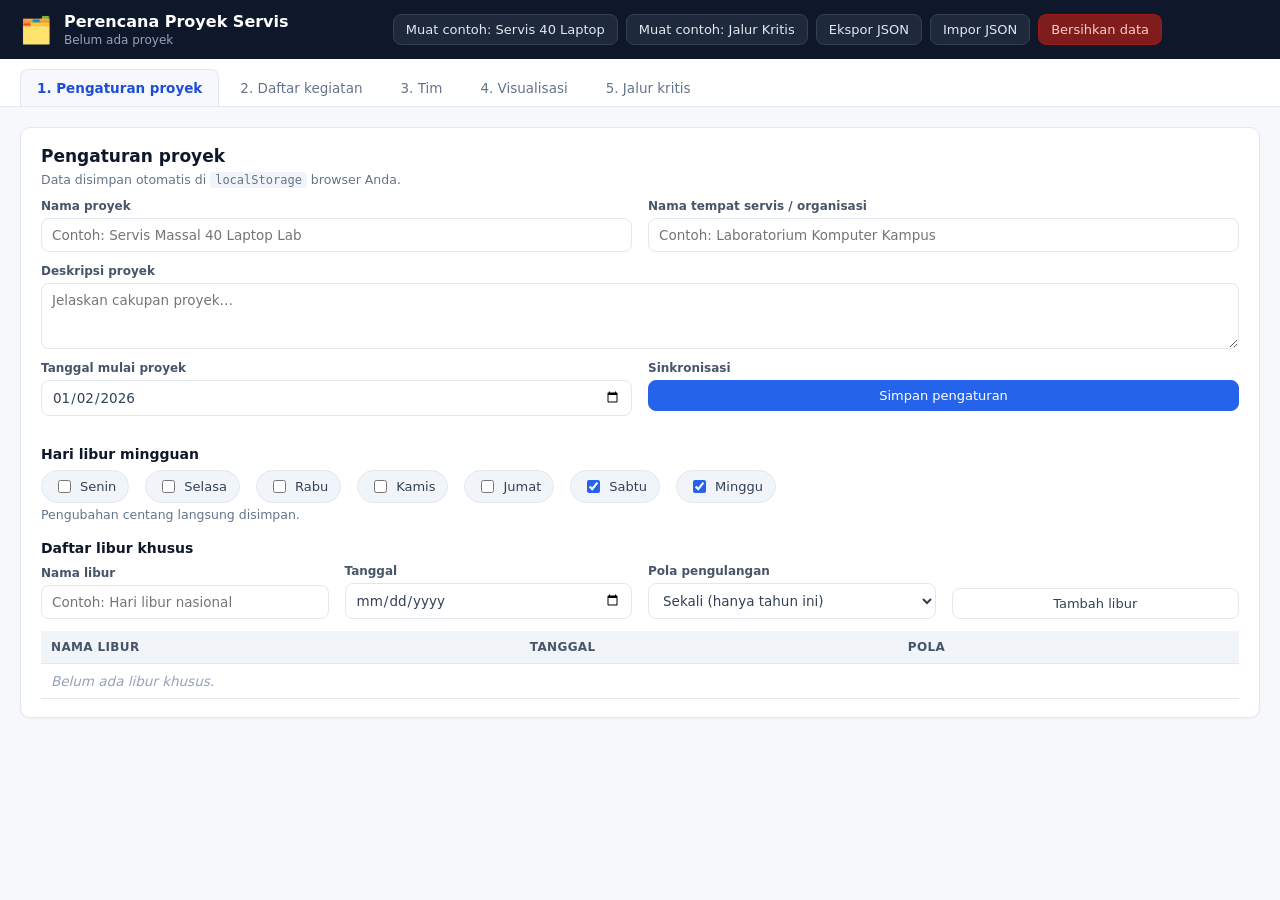
<file: index.html>
<!DOCTYPE html>
<html lang="id">
<head>
<meta charset="utf-8">
<meta name="viewport" content="width=device-width, initial-scale=1">
<title>Perencana Proyek Servis — Alat Perencanaan Proyek</title>
<link rel="stylesheet" href="css/style.css">
</head>
<body>

<header class="topbar">
  <div class="brand">
    <span class="logo">🗂️</span>
    <div>
      <strong>Perencana Proyek Servis</strong>
      <span class="sub" id="judulProyek">Belum ada proyek</span>
    </div>
  </div>
  <div class="aksi">
    <button type="button" class="btn" id="btnContohA">Muat contoh: Servis 40 Laptop</button>
    <button type="button" class="btn" id="btnContohB">Muat contoh: Jalur Kritis</button>
    <button type="button" class="btn" id="btnEkspor">Ekspor JSON</button>
    <label class="btn label-btn" for="inpImpor">Impor JSON</label>
    <input type="file" id="inpImpor" accept="application/json,.json" hidden>
    <button type="button" class="btn btn-bahaya" id="btnReset">Bersihkan data</button>
    <span class="status-simpan" id="statusSimpan"></span>
  </div>
</header>

<nav class="tab-bar" id="tabBar">
  <button type="button" class="tab-btn aktif" data-tab="pengaturan">1. Pengaturan proyek</button>
  <button type="button" class="tab-btn" data-tab="kegiatan">2. Daftar kegiatan</button>
  <button type="button" class="tab-btn" data-tab="tim">3. Tim</button>
  <button type="button" class="tab-btn" data-tab="visual">4. Visualisasi</button>
  <button type="button" class="tab-btn" data-tab="jalur">5. Jalur kritis</button>
</nav>

<main>

  <!-- ============ 1. PENGATURAN PROYEK ============ -->
  <section class="tab-isi aktif" id="tab-pengaturan">
    <div class="kartu">
      <h2>Pengaturan proyek</h2>
      <p class="petunjuk">Data disimpan otomatis di <code>localStorage</code> browser Anda.</p>

      <div class="grid-dua">
        <label class="field">
          <span>Nama proyek</span>
          <input type="text" id="setNama" placeholder="Contoh: Servis Massal 40 Laptop Lab">
        </label>
        <label class="field">
          <span>Nama tempat servis / organisasi</span>
          <input type="text" id="setOrganisasi" placeholder="Contoh: Laboratorium Komputer Kampus">
        </label>
      </div>

      <label class="field">
        <span>Deskripsi proyek</span>
        <textarea id="setDeskripsi" rows="3" placeholder="Jelaskan cakupan proyek…"></textarea>
      </label>

      <div class="grid-dua">
        <label class="field">
          <span>Tanggal mulai proyek</span>
          <input type="date" id="setMulai">
        </label>
        <div class="field">
          <span>Sinkronisasi</span>
          <button type="button" class="btn btn-utama" id="btnSimpanPengaturan">Simpan pengaturan</button>
        </div>
      </div>

      <h3>Hari libur mingguan</h3>
      <div class="hari-libur" id="liburMingguan">
        <label><input type="checkbox" value="1"> Senin</label>
        <label><input type="checkbox" value="2"> Selasa</label>
        <label><input type="checkbox" value="3"> Rabu</label>
        <label><input type="checkbox" value="4"> Kamis</label>
        <label><input type="checkbox" value="5"> Jumat</label>
        <label><input type="checkbox" value="6"> Sabtu</label>
        <label><input type="checkbox" value="0"> Minggu</label>
      </div>
      <p class="petunjuk">Pengubahan centang langsung disimpan.</p>

      <h3>Daftar libur khusus</h3>
      <div class="grid-empat">
        <label class="field">
          <span>Nama libur</span>
          <input type="text" id="liburNama" placeholder="Contoh: Hari libur nasional">
        </label>
        <label class="field">
          <span>Tanggal</span>
          <input type="date" id="liburTanggal">
        </label>
        <label class="field">
          <span>Pola pengulangan</span>
          <select id="liburPola">
            <option value="sekali">Sekali (hanya tahun ini)</option>
            <option value="tahunan">Berulang setiap tahun</option>
            <option value="bulanan">Berulang setiap bulan</option>
          </select>
        </label>
        <div class="field">
          <span>&nbsp;</span>
          <button type="button" class="btn" id="btnTambahLibur">Tambah libur</button>
        </div>
      </div>

      <table class="tabel">
        <thead>
          <tr><th>Nama libur</th><th>Tanggal</th><th>Pola</th><th></th></tr>
        </thead>
        <tbody id="tabelLibur"></tbody>
      </table>
    </div>
  </section>

  <!-- ============ 2. DAFTAR KEGIATAN ============ -->
  <section class="tab-isi" id="tab-kegiatan">
    <div class="kartu">
      <h2 id="judulFormKegiatan">Tambah kegiatan</h2>
      <form id="formKegiatan">
        <input type="hidden" id="kegId">
        <div class="grid-empat">
          <label class="field field-besar">
            <span>Nama kegiatan</span>
            <input type="text" id="kegNama" placeholder="Contoh: Pemeriksaan &amp; Diagnosis Awal" required>
          </label>
          <label class="field">
            <span>Durasi (hari kerja)</span>
            <input type="number" id="kegDurasi" min="1" step="1" value="1" required>
          </label>
          <label class="field">
            <span>Warna</span>
            <input type="color" id="kegWarna" value="#3b82f6">
          </label>
          <label class="field">
            <span>Sub-kegiatan dari (induk)</span>
            <select id="kegInduk"><option value="">— kegiatan utama —</option></select>
          </label>
        </div>

        <h3>Hubungan / dependensi kegiatan</h3>
        <div class="grid-empat">
          <label class="field">
            <span>Didahului oleh kegiatan</span>
            <select id="depKegiatan"><option value="">— pilih kegiatan —</option></select>
          </label>
          <label class="field">
            <span>Tipe hubungan</span>
            <select id="depTipe">
              <option value="FS">FS — Finish to Start (mulai setelah selesai)</option>
              <option value="SS">SS — Start to Start (mulai bersamaan)</option>
              <option value="FF">FF — Finish to Finish (selesai bersamaan)</option>
              <option value="SF">SF — Start to Finish (selesai setelah mulai)</option>
            </select>
          </label>
          <label class="field">
            <span>Jeda (hari kerja)</span>
            <input type="number" id="depJeda" min="0" step="1" value="0">
          </label>
          <div class="field">
            <span>&nbsp;</span>
            <button type="button" class="btn" id="btnTambahDep">Tambah hubungan</button>
          </div>
        </div>
        <ul class="daftar-dep" id="daftarDep"></ul>

        <div class="baris-aksi">
          <button type="submit" class="btn btn-utama" id="btnSimpanKegiatan">Tambah kegiatan</button>
          <button type="button" class="btn" id="btnBatalKegiatan" hidden>Batal ubah</button>
        </div>
      </form>
    </div>

    <div class="kartu">
      <h2>Daftar kegiatan</h2>
      <p class="petunjuk" id="ringkasKegiatan"></p>
      <table class="tabel">
        <thead>
          <tr>
            <th>Kegiatan</th><th class="kanan">Durasi</th><th>Warna</th>
            <th>Didahului oleh</th><th>Aksi</th>
          </tr>
        </thead>
        <tbody id="tabelKegiatan"></tbody>
      </table>
    </div>
  </section>

  <!-- ============ 3. TIM ============ -->
  <section class="tab-isi" id="tab-tim">
    <div class="kartu">
      <h2 id="judulFormAnggota">Tambah anggota tim</h2>
      <form id="formAnggota">
        <input type="hidden" id="angId">
        <div class="grid-empat">
          <label class="field field-besar">
            <span>Nama anggota</span>
            <input type="text" id="angNama" placeholder="Contoh: Andi Pratama" required>
          </label>
          <label class="field">
            <span>Peran</span>
            <select id="angPeran"></select>
          </label>
          <label class="field">
            <span>Kontak (HP/email)</span>
            <input type="text" id="angKontak" placeholder="0812-xxxx-xxxx">
          </label>
          <label class="field">
            <span>Libur pribadi (pisahkan dengan koma)</span>
            <input type="text" id="angLibur" placeholder="2026-07-10, 2026-07-17">
          </label>
        </div>
        <div class="baris-aksi">
          <button type="submit" class="btn btn-utama" id="btnSimpanAnggota">Tambah anggota</button>
          <button type="button" class="btn" id="btnBatalAnggota" hidden>Batal ubah</button>
        </div>
      </form>
      <table class="tabel">
        <thead>
          <tr><th>Nama</th><th>Peran</th><th>Kontak</th><th>Libur pribadi</th><th>Aksi</th></tr>
        </thead>
        <tbody id="tabelAnggota"></tbody>
      </table>
    </div>

    <div class="kartu">
      <h2>Penugasan anggota ke kegiatan</h2>
      <div class="grid-empat">
        <label class="field">
          <span>Kegiatan</span>
          <select id="pasKegiatan"></select>
        </label>
        <label class="field">
          <span>Anggota</span>
          <select id="pasAnggota"></select>
        </label>
        <div class="field">
          <span>&nbsp;</span>
          <button type="button" class="btn" id="btnTambahPas">Tugaskan</button>
        </div>
        <div></div>
      </div>
      <table class="tabel">
        <thead>
          <tr><th>Kegiatan</th><th>Anggota</th><th>Peran</th><th>Kontak</th><th></th></tr>
        </thead>
        <tbody id="tabelPenugasan"></tbody>
      </table>
    </div>
  </section>

  <!-- ============ 4. VISUALISASI ============ -->
  <section class="tab-isi" id="tab-visual">
    <div class="kartu">
      <div class="baris-atas">
        <h2>Visualisasi</h2>
        <div class="pilih-mode">
          <button type="button" class="btn btn-utama" data-mode="gantt">Diagram Gantt</button>
          <button type="button" class="btn" data-mode="pert">Diagram PERT</button>
          <button type="button" class="btn" data-mode="jaringan">Diagram jaringan</button>
        </div>
      </div>
      <p class="petunjuk" id="keteranganVisual"></p>
      <div id="areaVisual"></div>
    </div>
  </section>

  <!-- ============ 5. JALUR KRITIS ============ -->
  <section class="tab-isi" id="tab-jalur">
    <div class="kartu">
      <h2>Jalur kritis &amp; estimasi lama proyek</h2>
      <div class="kartu-ringkas" id="ringkasJalur"></div>
      <table class="tabel">
        <thead>
          <tr>
            <th class="kanan">No.</th>
            <th>Jalur (kegiatan awal → akhir)</th>
            <th class="kanan">Jumlah kegiatan</th>
            <th class="kanan">Total durasi (hari kerja)</th>
            <th class="kanan">Total jeda</th>
            <th>Status</th>
          </tr>
        </thead>
        <tbody id="tabelJalur"></tbody>
      </table>
      <p class="petunjuk" id="catatanJalur"></p>
      <h3>Kegiatan pada jalur kritis (lonjakan total = 0)</h3>
      <div id="daftarKritis"></div>
    </div>
  </section>

</main>

<div id="toast" class="toast" hidden></div>

<script src="js/schedule.js"></script>
<script src="js/samples.js"></script>
<script src="js/storage.js"></script>
<script src="js/app.js"></script>
</body>
</html>
</file>
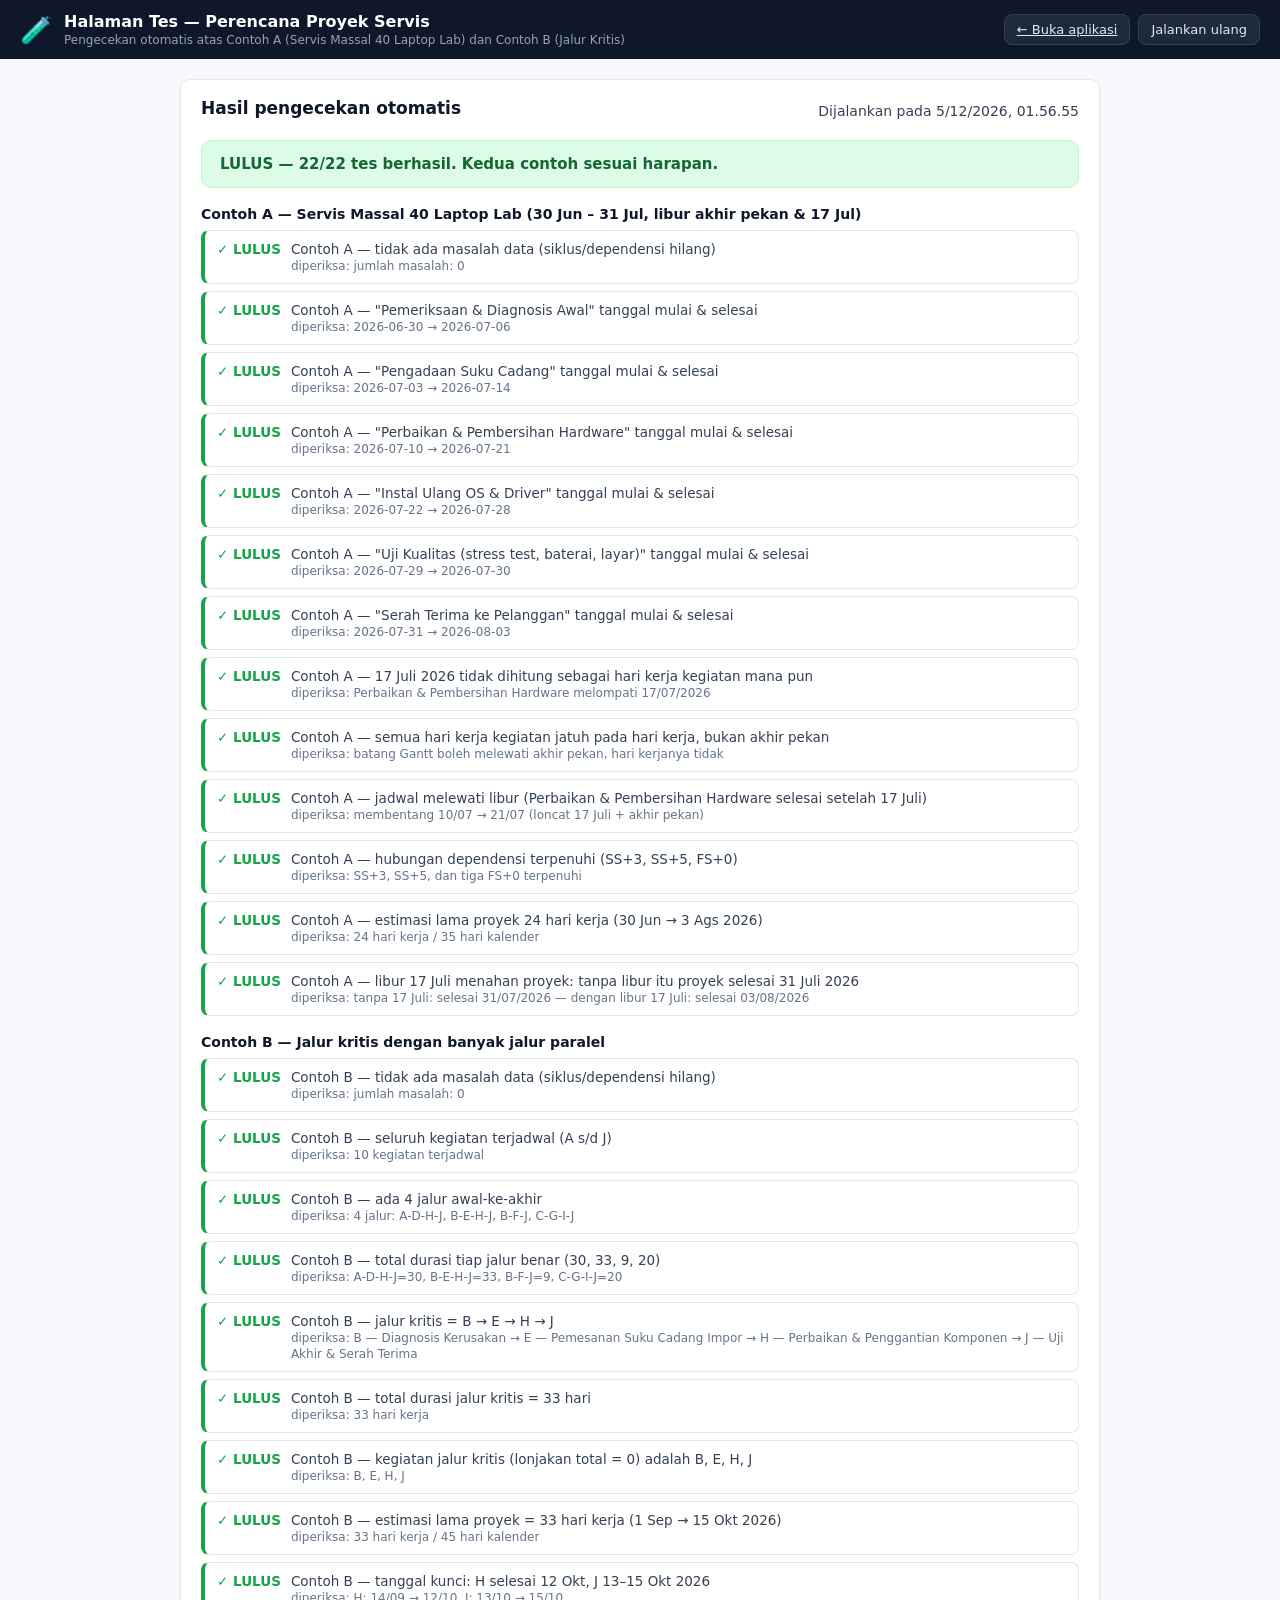
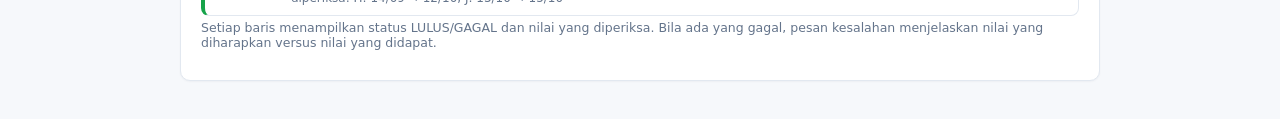
<file: tes.html>
<!DOCTYPE html>
<html lang="id">
<head>
<meta charset="utf-8">
<meta name="viewport" content="width=device-width, initial-scale=1">
<title>Tes Otomatis — Perencana Proyek Servis</title>
<link rel="stylesheet" href="css/style.css">
</head>
<body>

<header class="topbar">
  <div class="brand">
    <span class="logo">🧪</span>
    <div>
      <strong>Halaman Tes — Perencana Proyek Servis</strong>
      <span class="sub">Pengecekan otomatis atas Contoh A (Servis Massal 40 Laptop Lab) dan Contoh B (Jalur Kritis)</span>
    </div>
  </div>
  <div class="aksi">
    <a class="btn" href="index.html">← Buka aplikasi</a>
    <button type="button" class="btn" id="btnUlang">Jalankan ulang</button>
  </div>
</header>

<main style="max-width:960px;">
  <div class="kartu">
    <div class="tes-bilah">
      <h2>Hasil pengecekan otomatis</h2>
      <span class="sub" id="waktuJalan"></span>
    </div>

    <div class="tes-ringkas" id="ringkasTes">Menjalankan tes…</div>

    <h3>Contoh A — Servis Massal 40 Laptop Lab (30 Jun – 31 Jul, libur akhir pekan &amp; 17 Jul)</h3>
    <ul class="tes-daftar" id="tesA"></ul>

    <h3>Contoh B — Jalur kritis dengan banyak jalur paralel</h3>
    <ul class="tes-daftar" id="tesB"></ul>

    <p class="petunjuk">
      Setiap baris menampilkan status LULUS/GAGAL dan nilai yang diperiksa.
      Bila ada yang gagal, pesan kesalahan menjelaskan nilai yang diharapkan versus nilai yang didapat.
    </p>
  </div>
</main>

<script src="js/schedule.js"></script>
<script src="js/samples.js"></script>
<script src="js/tests.js"></script>
<script>
(function () {
  'use strict';

  function baris(h) {
    var li = document.createElement('li');
    li.className = h.lulus ? 'lulus' : 'gagal';
    var tanda = document.createElement('span');
    tanda.className = 'tes-tanda';
    tanda.textContent = h.lulus ? '✓ LULUS' : '✗ GAGAL';
    var isi = document.createElement('div');
    var judul = document.createElement('div');
    judul.textContent = h.nama;
    isi.appendChild(judul);
    if (h.lulus && h.keterangan) {
      var ket = document.createElement('span');
      ket.className = 'tes-hasil';
      ket.textContent = 'diperiksa: ' + h.keterangan;
      isi.appendChild(ket);
    }
    if (!h.lulus) {
      var pesan = document.createElement('span');
      pesan.className = 'tes-pesan';
      pesan.textContent = h.pesan;
      isi.appendChild(pesan);
    }
    li.appendChild(tanda);
    li.appendChild(isi);
    return li;
  }

  function jalankan() {
    var hasil;
    try {
      hasil = window.JalankanTes();
    } catch (e) {
      document.getElementById('ringkasTes').className = 'tes-ringkas gagal';
      document.getElementById('ringkasTes').textContent = 'TES TIDAK BERJALAN: ' + e.message;
      return;
    }

    var lulus = hasil.filter(function (h) { return h.lulus; });
    var gagal = hasil.filter(function (h) { return !h.lulus; });
    var ringkas = document.getElementById('ringkasTes');

    if (gagal.length === 0) {
      ringkas.className = 'tes-ringkas lulus';
      ringkas.textContent = 'LULUS — ' + lulus.length + '/' + hasil.length + ' tes berhasil. Kedua contoh sesuai harapan.';
    } else {
      ringkas.className = 'tes-ringkas gagal';
      ringkas.textContent = 'GAGAL — ' + gagal.length + ' dari ' + hasil.length + ' tes tidak lolos. Lihat pesan merah di bawah.';
    }

    var kataA = 'Contoh A';
    var isiA = hasil.filter(function (h) { return h.nama.indexOf(kataA) === 0; });
    var isiB = hasil.filter(function (h) { return h.nama.indexOf('Contoh B') === 0; });

    var ulA = document.getElementById('tesA');
    var ulB = document.getElementById('tesB');
    ulA.innerHTML = '';
    ulB.innerHTML = '';
    isiA.forEach(function (h) { ulA.appendChild(baris(h)); });
    isiB.forEach(function (h) { ulB.appendChild(baris(h)); });
    if (!isiA.length) ulA.innerHTML = '<li class="gagal"><span class="tes-tanda">✗</span><div>Tidak ada tes Contoh A yang dijalankan.</div></li>';
    if (!isiB.length) ulB.innerHTML = '<li class="gagal"><span class="tes-tanda">✗</span><div>Tidak ada tes Contoh B yang dijalankan.</div></li>';

    document.getElementById('waktuJalan').textContent = 'Dijalankan pada ' + new Date().toLocaleString('id-ID');
  }

  document.getElementById('btnUlang').addEventListener('click', jalankan);
  jalankan();
})();
</script>
</body>
</html>
</file>
<file: css/style.css>
/* ============================================================
   Perencana Proyek Servis — gaya antarmuka
   ============================================================ */

:root {
  --biru: #2563eb;
  --biru-tua: #1d4ed8;
  --merah: #dc2626;
  --abu-teks: #334155;
  --abu-terang: #f1f5f9;
  --garis: #e2e8f0;
  --sudut: 10px;
}

* { box-sizing: border-box; }

body {
  margin: 0;
  font-family: "Segoe UI", system-ui, -apple-system, Roboto, "Helvetica Neue", Arial, sans-serif;
  color: var(--abu-teks);
  background: #f6f8fb;
  font-size: 14px;
}

code {
  background: var(--abu-terang);
  padding: 1px 5px;
  border-radius: 4px;
  font-size: 12px;
}

/* ---------- Bilah atas ---------- */
.topbar {
  display: flex;
  align-items: center;
  justify-content: space-between;
  gap: 16px;
  flex-wrap: wrap;
  padding: 12px 20px;
  background: #0f172a;
  color: #fff;
}

.brand { display: flex; align-items: center; gap: 12px; }
.brand .logo { font-size: 26px; }
.brand strong { display: block; font-size: 16px; }
.brand .sub { font-size: 12px; color: #94a3b8; }

.aksi { display: flex; align-items: center; gap: 8px; flex-wrap: wrap; }
.status-simpan { font-size: 12px; color: #86efac; min-width: 90px; }

/* ---------- Tombol ---------- */
.btn {
  appearance: none;
  border: 1px solid var(--garis);
  background: #fff;
  color: var(--abu-teks);
  padding: 7px 12px;
  border-radius: 8px;
  font-size: 13px;
  cursor: pointer;
  transition: filter .15s, background .15s;
  font-family: inherit;
}
.btn:hover { filter: brightness(.97); }
.btn-utama { background: var(--biru); border-color: var(--biru); color: #fff; }
.btn-utama:hover { background: var(--biru-tua); filter: none; }
.btn-bahaya { background: #fff1f2; border-color: #fecdd3; color: #be123c; }
.topbar .btn { background: #1e293b; border-color: #334155; color: #e2e8f0; }
.topbar .btn:hover { background: #334155; filter: none; }
.topbar .btn-bahaya { background: #7f1d1d; border-color: #991b1b; color: #fecaca; }
.label-btn { display: inline-block; }
.btn-kecil { padding: 3px 8px; font-size: 12px; }
.btn-bahaya-kecil { background: #fff1f2; border-color: #fecdd3; color: #be123c; }

/* ---------- Tab ---------- */
.tab-bar {
  display: flex;
  gap: 4px;
  padding: 10px 20px 0;
  background: #fff;
  border-bottom: 1px solid var(--garis);
  overflow-x: auto;
}
.tab-btn {
  border: 1px solid transparent;
  border-bottom: none;
  background: transparent;
  padding: 10px 16px;
  font-size: 13.5px;
  cursor: pointer;
  border-radius: 8px 8px 0 0;
  color: #64748b;
  white-space: nowrap;
  font-family: inherit;
}
.tab-btn:hover { background: var(--abu-terang); color: var(--abu-teks); }
.tab-btn.aktif {
  background: #f6f8fb;
  border-color: var(--garis);
  color: var(--biru-tua);
  font-weight: 600;
}

main { padding: 20px; max-width: 1400px; margin: 0 auto; }

.tab-isi { display: none; }
.tab-isi.aktif { display: block; }

.kartu {
  background: #fff;
  border: 1px solid var(--garis);
  border-radius: var(--sudut);
  padding: 18px 20px;
  margin-bottom: 18px;
  box-shadow: 0 1px 2px rgba(15, 23, 42, .04);
}
.kartu h2 { margin: 0 0 6px; font-size: 17px; color: #0f172a; }
.kartu h3 { margin: 18px 0 8px; font-size: 14px; color: #0f172a; }
.petunjuk { color: #64748b; font-size: 12.5px; margin: 4px 0 12px; }

.baris-atas { display: flex; justify-content: space-between; align-items: center; gap: 12px; flex-wrap: wrap; }
.pilih-mode { display: flex; gap: 8px; }
.baris-aksi { display: flex; gap: 8px; margin-top: 14px; }

/* ---------- Form ---------- */
.field { display: flex; flex-direction: column; gap: 5px; margin-bottom: 12px; }
.field > span { font-size: 12px; font-weight: 600; color: #475569; }
.field input[type="text"],
.field input[type="number"],
.field input[type="date"],
.field select,
.field textarea {
  border: 1px solid var(--garis);
  border-radius: 8px;
  padding: 8px 10px;
  font-size: 13.5px;
  font-family: inherit;
  background: #fff;
  color: var(--abu-teks);
  width: 100%;
}
.field input:focus, .field select:focus, .field textarea:focus {
  outline: 2px solid #bfdbfe;
  border-color: var(--biru);
}
.field input[type="color"] { height: 36px; padding: 2px; border: 1px solid var(--garis); border-radius: 8px; width: 100%; background: #fff; }

.grid-dua { display: grid; grid-template-columns: repeat(auto-fit, minmax(260px, 1fr)); gap: 0 16px; }
.grid-empat { display: grid; grid-template-columns: repeat(auto-fit, minmax(210px, 1fr)); gap: 0 16px; align-items: end; }

.hari-libur { display: flex; gap: 16px; flex-wrap: wrap; margin-bottom: 4px; }
.hari-libur label {
  display: flex; align-items: center; gap: 6px;
  background: var(--abu-terang);
  border: 1px solid var(--garis);
  padding: 6px 12px;
  border-radius: 999px;
  cursor: pointer;
  font-size: 13px;
}
.hari-libur input { accent-color: var(--biru); }

.daftar-dep { list-style: none; padding: 0; margin: 8px 0 0; display: flex; flex-wrap: wrap; gap: 8px; }
.daftar-dep li {
  background: #eff6ff;
  border: 1px solid #bfdbfe;
  color: #1e40af;
  border-radius: 999px;
  padding: 5px 10px;
  font-size: 12.5px;
  display: flex;
  align-items: center;
  gap: 8px;
}
.daftar-dep button {
  border: none; background: #bfdbfe; color: #1e3a8a;
  border-radius: 50%; width: 18px; height: 18px;
  cursor: pointer; line-height: 1; font-size: 12px;
}
.daftar-dep .kosong { background: #f8fafc; border-color: var(--garis); color: #94a3b8; }

/* ---------- Tabel ---------- */
.tabel { width: 100%; border-collapse: collapse; font-size: 13.5px; }
.tabel th, .tabel td { padding: 9px 10px; border-bottom: 1px solid var(--garis); text-align: left; vertical-align: top; }
.tabel thead th {
  background: var(--abu-terang);
  font-size: 12px;
  text-transform: uppercase;
  letter-spacing: .03em;
  color: #475569;
  position: sticky;
  top: 0;
}
.tabel tbody tr:hover { background: #f8fafc; }
.tabel .kanan { text-align: right; }
.tabel .aksi-cell { white-space: nowrap; display: flex; gap: 6px; }
.tabel td.kosong { color: #94a3b8; font-style: italic; }
.induk { color: #94a3b8; }

.sampel-warna {
  display: inline-block; width: 26px; height: 14px;
  border-radius: 4px; border: 1px solid rgba(0,0,0,.15); vertical-align: middle;
}
.chip {
  display: inline-block; padding: 2px 8px; border-radius: 999px;
  background: var(--abu-terang); border: 1px solid var(--garis);
  font-size: 12px; margin: 2px 4px 2px 0; white-space: nowrap;
}
.chip-merah { background: #fee2e2; border-color: #fecaca; color: #b91c1c; }
.chip-hijau { background: #dcfce7; border-color: #bbf7d0; color: #15803d; }
.indentasi { display: inline-block; }
.badge-urut {
  display: inline-block; min-width: 22px; text-align: center;
  background: var(--biru); color: #fff; border-radius: 6px;
  font-size: 11px; padding: 2px 5px; margin-right: 6px;
}

/* ---------- Ringkasan ---------- */
.kartu-ringkas { display: flex; gap: 12px; flex-wrap: wrap; margin: 12px 0 16px; }
.ringkas-item {
  background: var(--abu-terang);
  border: 1px solid var(--garis);
  border-radius: var(--sudut);
  padding: 12px 16px;
  min-width: 180px;
}
.ringkas-item .label { font-size: 12px; color: #64748b; }
.ringkas-item .nilai { font-size: 20px; font-weight: 700; color: #0f172a; margin-top: 3px; }
.ringkas-item.merah { background: #fef2f2; border-color: #fecaca; }
.ringkas-item.merah .nilai { color: var(--merah); }

tr.jalur-kritis { background: #fee2e2 !important; color: #991b1b; font-weight: 600; }
tr.jalur-kritis td { border-color: #fecaca; }
.status-kritis {
  background: var(--merah); color: #fff; border-radius: 999px;
  padding: 2px 9px; font-size: 11.5px; font-weight: 600;
}
.status-normal { color: #64748b; font-size: 12.5px; }

/* ---------- Gantt ---------- */
.gantt-scroll {
  overflow: auto;
  border: 1px solid var(--garis);
  border-radius: var(--sudut);
  max-height: 70vh;
  background: #fff;
}
.gantt-kepala {
  display: flex;
  position: sticky;
  top: 0;
  z-index: 5;
  background: #f8fafc;
  border-bottom: 1px solid var(--garis);
}
.gantt-nama {
  flex: 0 0 270px;
  width: 270px;
  position: sticky;
  left: 0;
  background: #f8fafc;
  border-right: 2px solid var(--garis);
  padding: 0 10px 6px;
  display: flex;
  align-items: flex-end;
  font-size: 12.5px;
  font-weight: 600;
  color: #475569;
  z-index: 6;
}
.gantt-lane { flex: 0 0 auto; background: #f8fafc; display: flex; height: 46px; }

.gantt-badan { display: flex; }
.gantt-nama-col {
  flex: 0 0 270px;
  width: 270px;
  position: sticky;
  left: 0;
  background: #fff;
  border-right: 2px solid var(--garis);
  z-index: 3;
}
.gantt-nama-cell {
  height: 34px;
  display: flex;
  align-items: center;
  gap: 7px;
  padding: 0 10px;
  font-size: 12.5px;
  border-bottom: 1px solid #f1f5f9;
  overflow: hidden;
  white-space: nowrap;
}
.gantt-nama-cell .teks { overflow: hidden; text-overflow: ellipsis; white-space: nowrap; }
.gantt-nama-cell:hover { background: #f8fafc; }
.gantt-lanes { position: relative; flex: 0 0 auto; background: #fff; }
.gantt-grid { position: absolute; left: 0; top: 0; right: 0; bottom: 0; pointer-events: none; }

.gantt-hari {
  width: 26px;
  flex: 0 0 26px;
  border-right: 1px solid #f1f5f9;
  display: flex;
  flex-direction: column;
  align-items: center;
  justify-content: center;
  font-size: 9.5px;
  color: #94a3b8;
  line-height: 1.15;
}
.gantt-hari .d { font-size: 11px; color: #475569; font-weight: 600; }
.gantt-hari.libur { background: #e2e8f0; }
.gantt-hari.libur .d { color: #94a3b8; }
.gantt-hari.bulan { border-left: 1px solid #cbd5e1; }
.gantt-hari.hari-ini { background: #dbeafe; }

.gantt-kolom {
  position: absolute;
  top: 0;
  bottom: 0;
  width: 26px;
  border-right: 1px solid #f8fafc;
  pointer-events: none;
}
.gantt-kolom.libur { background: #f1f5f9; }
.gantt-kolom.bulan { border-left: 1px solid #e2e8f0; }

.gantt-bar {
  position: absolute;
  height: 22px;
  border-radius: 6px;
  color: #fff;
  font-size: 11px;
  line-height: 22px;
  padding: 0 7px;
  overflow: hidden;
  white-space: nowrap;
  text-overflow: ellipsis;
  box-shadow: 0 1px 2px rgba(15, 23, 42, .25);
  box-sizing: border-box;
}
.gantt-bar.sub { opacity: .85; border: 1px dashed rgba(255,255,255,.7); }
.gantt-bar.kritis { outline: 2px solid var(--merah); outline-offset: 1px; }
svg.gantt-links { position: absolute; left: 0; top: 0; pointer-events: none; overflow: visible; }

.legend { display: flex; gap: 16px; flex-wrap: wrap; margin-top: 10px; font-size: 12px; color: #64748b; }
.legend span { display: flex; align-items: center; gap: 6px; }
.legend i { display: inline-block; width: 16px; height: 10px; border-radius: 3px; }
.legend i.kotak-libur { background: #e2e8f0; }
.legend i.kotak-kritis { background: #fff; border: 2px solid var(--merah); }

/* ---------- Diagram SVG ---------- */
.diagram-scroll {
  overflow: auto;
  border: 1px solid var(--garis);
  border-radius: var(--sudut);
  background: #fff;
  max-height: 72vh;
}
.diagram-scroll svg { display: block; }
.node-nama { font-size: 12.5px; font-weight: 600; fill: #0f172a; }
.node-info { font-size: 11px; fill: #475569; }
.node-tag { font-size: 10.5px; font-weight: 700; fill: #b91c1c; }
.node-kritis { stroke: var(--merah); stroke-width: 2.5; fill: #fef2f2; }
.node-normal { stroke: #cbd5e1; stroke-width: 1.5; fill: #fff; }
.edge { fill: none; stroke: #94a3b8; stroke-width: 1.6; }
.edge.kritis { stroke: var(--merah); stroke-width: 2.4; }

/* ---------- Toast ---------- */
.toast {
  position: fixed;
  right: 20px;
  bottom: 20px;
  background: #0f172a;
  color: #fff;
  padding: 11px 16px;
  border-radius: 8px;
  font-size: 13px;
  box-shadow: 0 6px 20px rgba(15, 23, 42, .3);
  z-index: 50;
  max-width: 360px;
}
.toast.bahaya { background: #b91c1c; }
.toast[hidden] { display: none; }

/* ---------- Halaman tes ---------- */
.tes-bilah {
  display: flex; justify-content: space-between; align-items: center;
  gap: 16px; flex-wrap: wrap; margin-bottom: 16px;
}
.tes-ringkas {
  padding: 14px 18px; border-radius: var(--sudut);
  font-size: 15px; font-weight: 700; margin-bottom: 16px;
  border: 1px solid transparent;
}
.tes-ringkas.lulus { background: #dcfce7; color: #166534; border-color: #bbf7d0; }
.tes-ringkas.gagal { background: #fee2e2; color: #991b1b; border-color: #fecaca; }
.tes-daftar { list-style: none; padding: 0; margin: 0; display: flex; flex-direction: column; gap: 7px; }
.tes-daftar li {
  display: flex; gap: 10px; align-items: flex-start;
  padding: 10px 12px; border-radius: 8px; border: 1px solid var(--garis);
  background: #fff; font-size: 13.5px;
}
.tes-daftar li.lulus { border-left: 4px solid #16a34a; }
.tes-daftar li.gagal { border-left: 4px solid var(--merah); background: #fff5f5; }
.tes-tanda { font-weight: 700; flex: 0 0 auto; }
.tes-daftar li.lulus .tes-tanda { color: #16a34a; }
.tes-daftar li.gagal .tes-tanda { color: var(--merah); }
.tes-pesan { color: #b91c1c; font-size: 12.5px; display: block; margin-top: 3px; }
.tes-hasil { font-size: 12px; color: #64748b; margin-top: 3px; }

@media (max-width: 760px) {
  main { padding: 12px; }
  .gantt-nama { flex-basis: 180px; width: 180px; }
  .topbar { padding: 10px 12px; }
}
</file>
